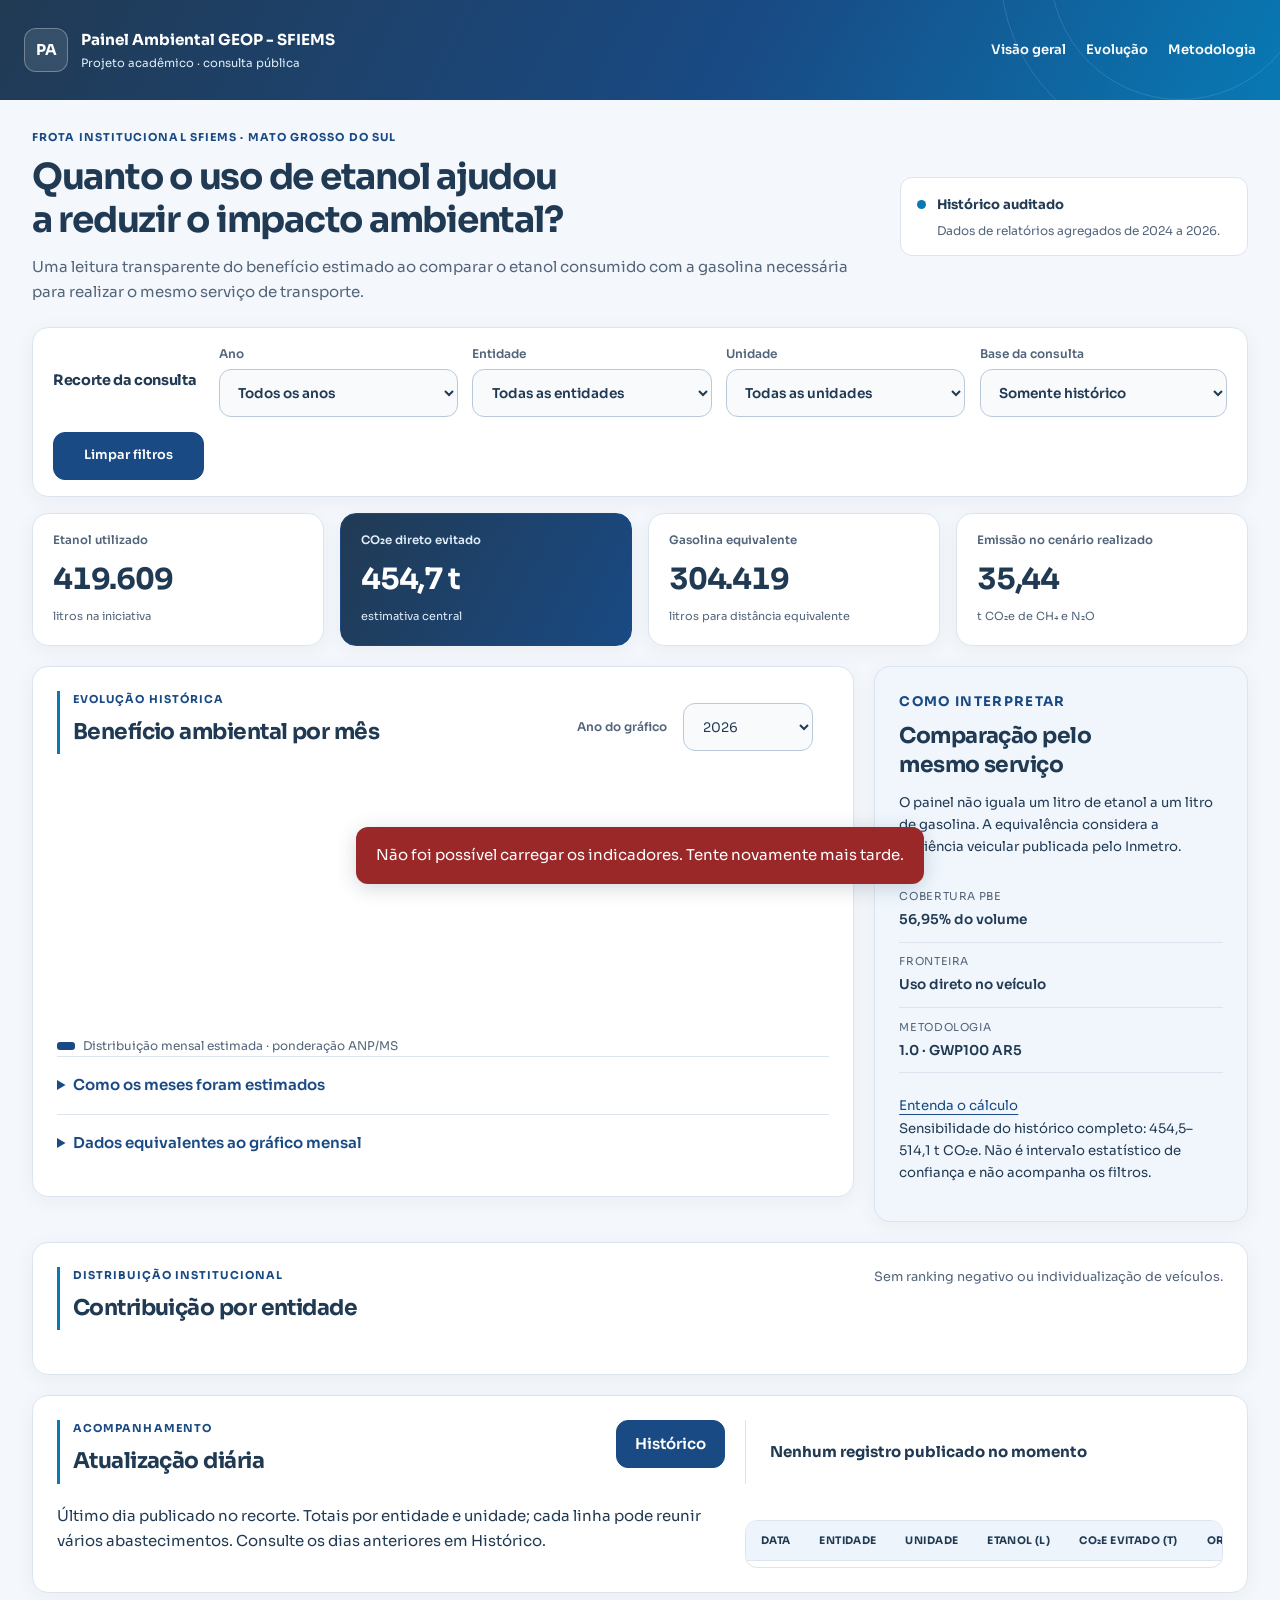
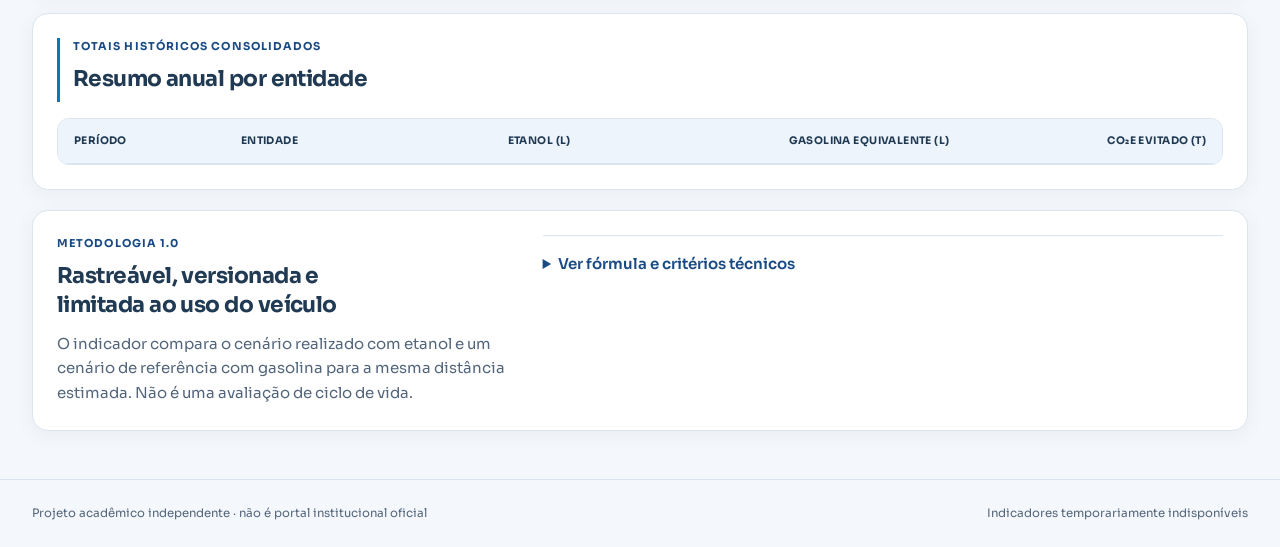
<file: index.html>
<!doctype html>
<html lang="pt-BR">
<head>
  <meta charset="utf-8">
  <meta name="viewport" content="width=device-width, initial-scale=1">
  <meta name="description" content="Painel acadêmico de consumo de etanol e emissões diretas de CO₂e evitadas em frota institucional.">
  <meta name="theme-color" content="#213a54">
  <title>Painel Ambiental GEOP - SFIEMS</title>
  <link rel="stylesheet" href="assets/styles.css">
  <script src="assets/app.js" defer></script>
</head>
<body>
  <a class="skip-link" href="#conteudo">Ir para o conteúdo</a>
  <header class="site-header">
    <div class="brand">
      <span class="brand-mark" aria-hidden="true">PA</span>
      <div><strong>Painel Ambiental GEOP - SFIEMS</strong><span>Projeto acadêmico · consulta pública</span></div>
    </div>
    <nav aria-label="Navegação principal">
      <a href="#visao-geral">Visão geral</a><a href="#evolucao">Evolução</a><a href="#metodologia">Metodologia</a>
    </nav>
  </header>

  <main id="conteudo">
    <section class="intro" id="visao-geral">
      <div>
        <p class="eyebrow">Frota institucional SFIEMS · Mato Grosso do Sul</p>
        <h1>Quanto o uso de etanol ajudou a reduzir o impacto ambiental?</h1>
        <p class="lede">Uma leitura transparente do benefício estimado ao comparar o etanol consumido com a gasolina necessária para realizar o mesmo serviço de transporte.</p>
      </div>
      <aside class="status-note" aria-label="Escopo dos dados">
        <span class="status-dot" aria-hidden="true"></span>
        <div><strong>Histórico auditado</strong><p>Dados de relatórios agregados de 2024 a 2026.</p></div>
      </aside>
    </section>

    <section class="filter-bar" aria-labelledby="titulo-filtros">
      <h2 id="titulo-filtros">Recorte da consulta</h2>
      <label>Ano<select id="filtro-ano"><option value="todos">Todos os anos</option></select></label>
      <label>Entidade<select id="filtro-entidade"><option value="todas">Todas as entidades</option></select></label>
      <label>Unidade<select id="filtro-unidade"><option value="todas">Todas as unidades</option></select></label>
      <label>Base da consulta<select id="filtro-base"><option value="historico">Somente histórico</option><option value="combinado">Histórico + Dados Diários</option></select></label>
            <button id="limpar-filtros" type="button">Limpar filtros</button>
    </section>

    <p id="consulta-status" role="status" aria-live="polite"></p>
        <section class="kpis" aria-label="Indicadores principais">
      <article><p>Etanol utilizado</p><strong id="kpi-etanol">—</strong><span>litros na iniciativa</span></article>
      <article class="primary-kpi"><p>CO₂e direto evitado</p><strong id="kpi-evitado">—</strong><span>estimativa central</span></article>
      <article><p>Gasolina equivalente</p><strong id="kpi-gasolina">—</strong><span>litros para distância equivalente</span></article>
      <article><p>Emissão no cenário realizado</p><strong id="kpi-real">—</strong><span>t CO₂e de CH₄ e N₂O</span></article>
    </section>

    <section class="analysis-grid" id="evolucao">
      <article class="chart-panel">
        <div class="section-heading"><div><p class="eyebrow">Evolução histórica</p><h2>Benefício ambiental por mês</h2></div><div class="chart-controls"><label for="grafico-ano">Ano do gráfico</label><select id="grafico-ano"><option value="2026">2026</option><option value="2025">2025</option><option value="2024">2024</option></select><span id="chart-total" class="chart-summary"></span></div></div>
        <div id="chart-periodos" class="chart" role="img" tabindex="0" aria-label="Gráfico de barras de CO₂e direto evitado por mês"></div>
        <div class="legend"><span><i class="swatch historical"></i>Distribuição mensal estimada · ponderação ANP/MS</span></div>
        <details><summary>Como os meses foram estimados</summary><p id="chart-note" class="sensitivity-note"></p><a href="metodologia.html">Consultar metodologia e fontes</a></details>
        <details><summary>Dados equivalentes ao gráfico mensal</summary><div class="table-wrap" tabindex="0" aria-label="Tabela mensal rolável"><table><thead><tr><th>Mês</th><th>Etanol (L)</th><th>CO₂e evitado (t)</th></tr></thead><tbody id="monthly-body"></tbody></table></div></details>
      </article>
      <aside class="context-panel">
        <p class="eyebrow">Como interpretar</p>
        <h2>Comparação pelo mesmo serviço</h2>
        <p>O painel não iguala um litro de etanol a um litro de gasolina. A equivalência considera a eficiência veicular publicada pelo Inmetro.</p>
        <dl><div><dt>Cobertura PBE</dt><dd id="cobertura">—</dd></div><div><dt>Fronteira</dt><dd>Uso direto no veículo</dd></div><div><dt>Metodologia</dt><dd id="versao-metodologia">—</dd></div></dl>
        <a href="#metodologia">Entenda o cálculo</a>
      </aside>
    </section>

    <section class="entity-section">
      <div class="section-heading"><div><p class="eyebrow">Distribuição institucional</p><h2>Contribuição por entidade</h2></div><p>Sem ranking negativo ou individualização de veículos.</p></div>
      <div id="entity-bars" class="entity-bars"></div>
    </section>

    <section class="simulation-section" aria-labelledby="titulo-simulacao">
      <div class="section-heading"><div><p class="eyebrow">Acompanhamento</p><h2 id="titulo-simulacao">Atualização diária</h2></div><button id="abrir-historico" type="button" aria-haspopup="dialog">Histórico</button></div>
      <div id="simulation-state" class="simulation-state"><strong>Nenhum registro publicado no momento</strong></div>
      <p>Último dia publicado no recorte. Totais por entidade e unidade; cada linha pode reunir vários abastecimentos. Consulte os dias anteriores em Histórico.</p>
            <div class="table-wrap daily-table" tabindex="0" aria-label="Registros diários publicados"><table><thead><tr><th>Data</th><th>Entidade</th><th>Unidade</th><th>Etanol (L)</th><th>CO₂e evitado (t)</th><th>Origem</th></tr></thead><tbody id="daily-body"></tbody></table></div>
    </section>

    <section class="table-section" aria-labelledby="titulo-tabela">
      <div class="section-heading"><div><p class="eyebrow">Totais históricos consolidados</p><h2 id="titulo-tabela">Resumo anual por entidade</h2></div></div>
      <div class="table-wrap" tabindex="0" aria-label="Tabela rolável horizontalmente">
        <table><thead><tr><th>Período</th><th>Entidade</th><th>Etanol (L)</th><th>Gasolina equivalente (L)</th><th>CO₂e evitado (t)</th></tr></thead><tbody id="table-body"></tbody></table>
      </div>
    </section>

    <section class="methodology" id="metodologia">
      <div class="method-intro"><p class="eyebrow">Metodologia 1.0</p><h2>Rastreável, versionada e limitada ao uso do veículo</h2><p>O indicador compara o cenário realizado com etanol e um cenário de referência com gasolina para a mesma distância estimada. Não é uma avaliação de ciclo de vida.</p></div>
      <details><summary>Ver fórmula e critérios técnicos</summary><div class="details-grid"><div><h3>Fórmula central</h3><code>CO₂e evitado = CO₂e da gasolina equivalente − CO₂e do etanol</code><p>A gasolina equivalente deriva da razão de eficiência etanol/gasolina no PBE Veicular.</p></div><div><h3>Gases e convenções</h3><p>CO₂ fóssil, CH₄ e N₂O; CO₂ biogênico informado separadamente. GWP100 do IPCC AR5: CH₄ = 28 e N₂O = 265.</p></div><div><h3>Fontes</h3><ul><li>IPCC 2006 Guidelines, Volume 2</li><li>ANP — composição dos combustíveis</li><li>Inmetro — PBE Veicular 2024–2026</li></ul></div><div><h3>Limitações</h3><p>Totais agregados, eficiência laboratorial e cobertura parcial de modelos no PBE. O resultado é estimativa técnica, não inventário verificado.</p></div></div><p><a href="metodologia.html">Mais detalhes técnicos, exemplo numérico e referências completas →</a></p></details>
    </section>
  </main>

  <dialog id="historico-dialog" aria-labelledby="historico-titulo" aria-describedby="historico-resumo">
    <div class="section-heading"><div><p class="eyebrow">Registros acumulados</p><h2 id="historico-titulo">Histórico de consumo diário</h2></div><button id="fechar-historico" type="button" autofocus>Fechar</button></div>
    <p id="historico-resumo"></p>
    <p>Respeita os filtros de ano, entidade e unidade do painel. Somente datas já publicadas; sem registros futuros ou amostras de teste.</p>
    <div class="table-wrap history-scroll" tabindex="0" aria-label="Histórico de consumo rolável"><table><thead><tr><th>Data</th><th>Entidade</th><th>Unidade</th><th>Etanol (L)</th><th>CO₂e evitado (t)</th><th>Origem</th></tr></thead><tbody id="history-body"></tbody></table></div>
  </dialog>

  <footer><p>Projeto acadêmico independente · não é portal institucional oficial</p><p id="ultima-atualizacao">Carregando atualização…</p></footer>
  <div id="erro-dados" class="error-banner" role="alert" hidden>Não foi possível carregar os indicadores. Tente novamente mais tarde.</div>
</body>
</html>
</file>
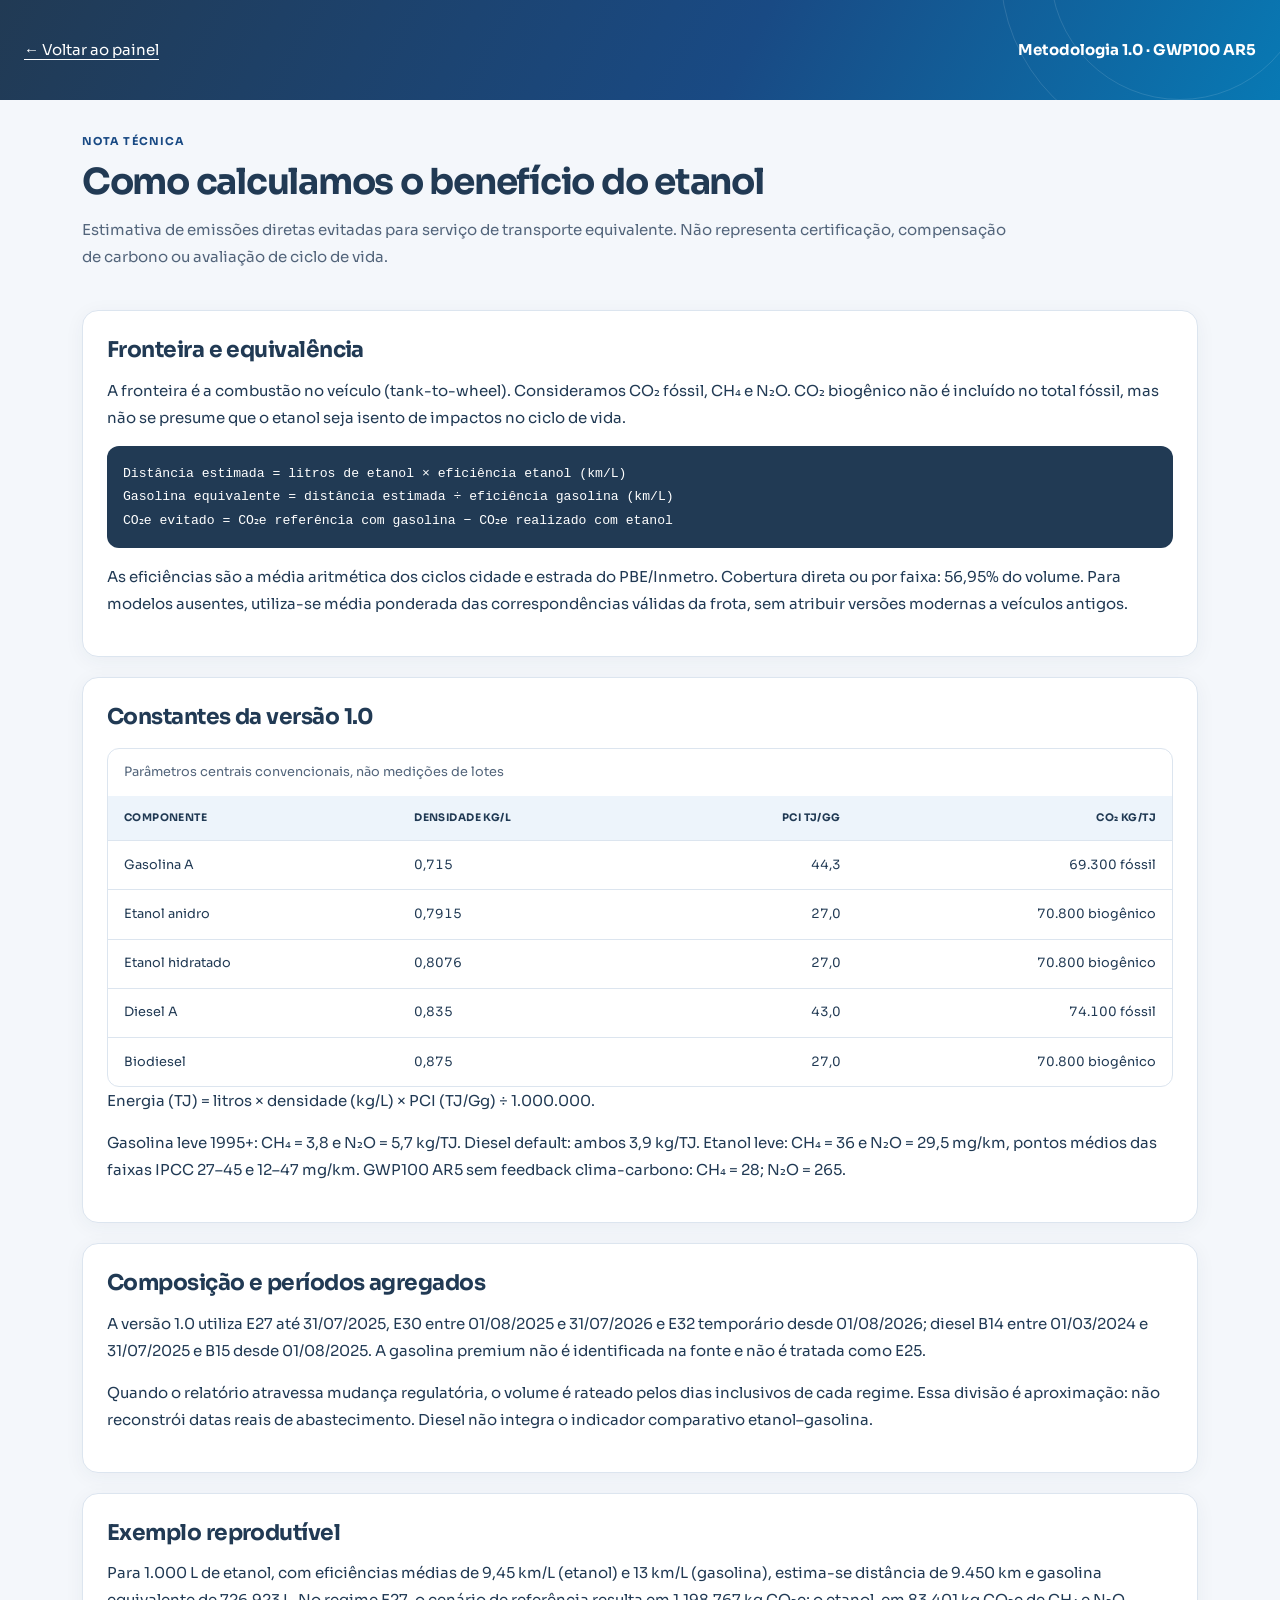
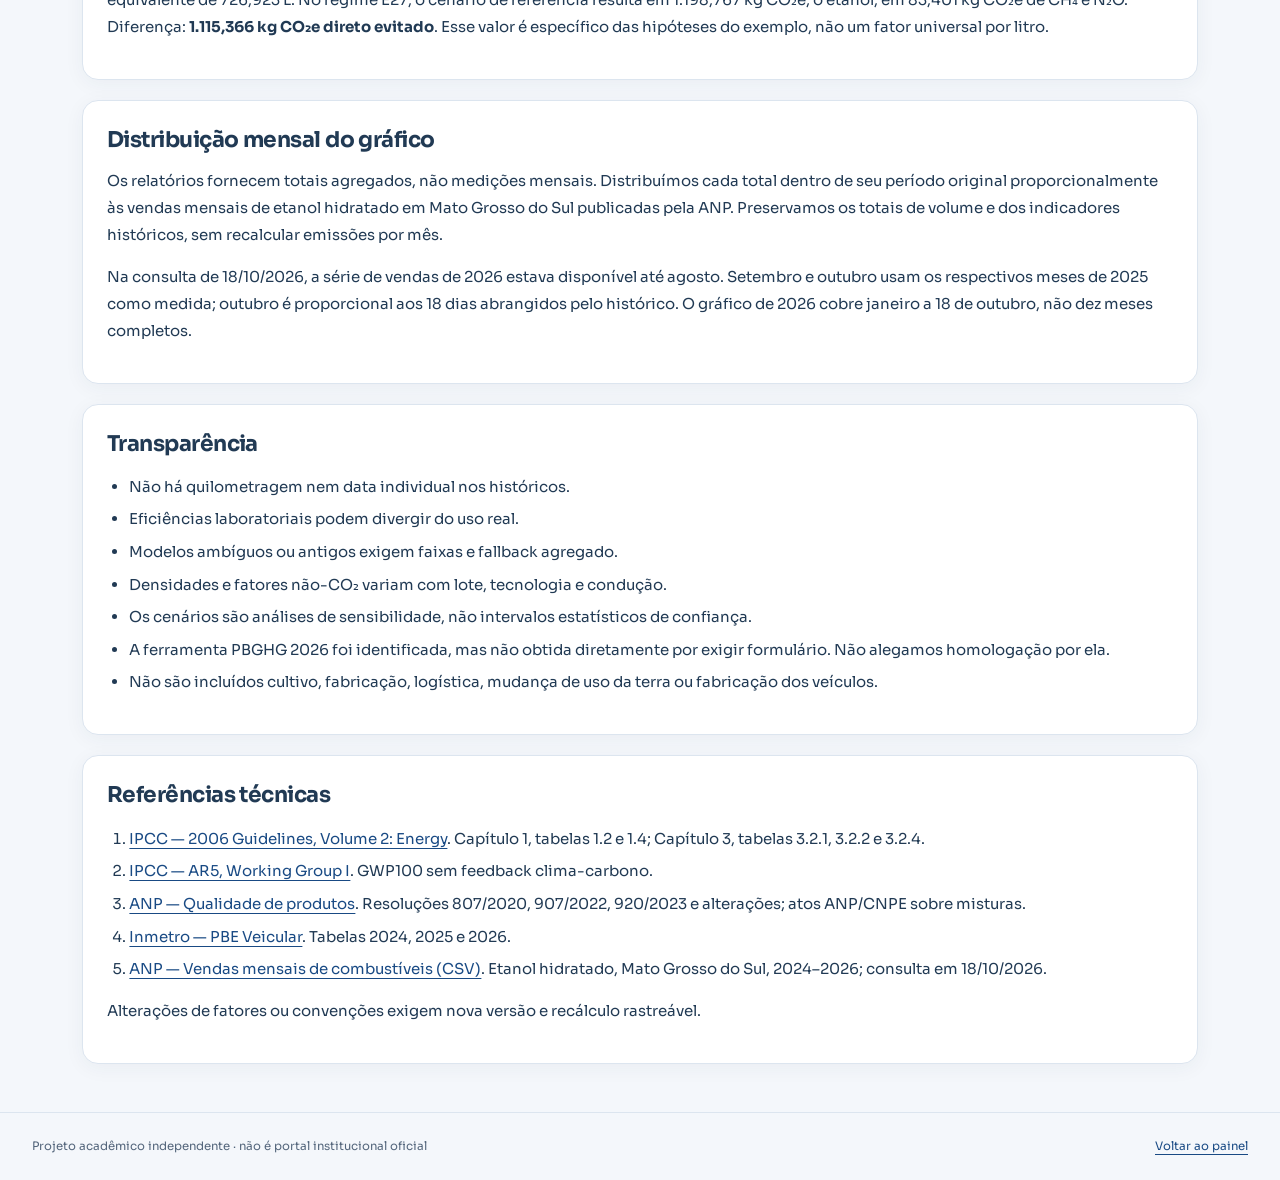
<file: metodologia.html>
<!doctype html>
<html lang="pt-BR">
<head>
  <meta charset="utf-8">
  <meta name="viewport" content="width=device-width,initial-scale=1">
  <title>Metodologia · Painel Ambiental GEOP - SFIEMS</title>
  <link rel="stylesheet" href="assets/styles.css">
</head>
<body class="methodology-page">
<a class="skip-link" href="#conteudo">Ir para o conteúdo</a>
<header class="site-header"><a href="./">← Voltar ao painel</a><strong>Metodologia 1.0 · GWP100 AR5</strong></header>
<main id="conteudo">
  <section class="intro"><div><p class="eyebrow">Nota técnica</p><h1>Como calculamos o benefício do etanol</h1><p class="lede">Estimativa de emissões diretas evitadas para serviço de transporte equivalente. Não representa certificação, compensação de carbono ou avaliação de ciclo de vida.</p></div></section>
  <section class="table-section"><h2>Fronteira e equivalência</h2><p>A fronteira é a combustão no veículo (tank-to-wheel). Consideramos CO₂ fóssil, CH₄ e N₂O. CO₂ biogênico não é incluído no total fóssil, mas não se presume que o etanol seja isento de impactos no ciclo de vida.</p><pre><code>Distância estimada = litros de etanol × eficiência etanol (km/L)
Gasolina equivalente = distância estimada ÷ eficiência gasolina (km/L)
CO₂e evitado = CO₂e referência com gasolina − CO₂e realizado com etanol</code></pre><p>As eficiências são a média aritmética dos ciclos cidade e estrada do PBE/Inmetro. Cobertura direta ou por faixa: 56,95% do volume. Para modelos ausentes, utiliza-se média ponderada das correspondências válidas da frota, sem atribuir versões modernas a veículos antigos.</p></section>
  <section class="table-section"><h2>Constantes da versão 1.0</h2><div class="table-wrap" tabindex="0" aria-label="Tabela de constantes rolável"><table><caption>Parâmetros centrais convencionais, não medições de lotes</caption><thead><tr><th>Componente</th><th>Densidade kg/L</th><th>PCI TJ/Gg</th><th>CO₂ kg/TJ</th></tr></thead><tbody><tr><td>Gasolina A</td><td>0,715</td><td>44,3</td><td>69.300 fóssil</td></tr><tr><td>Etanol anidro</td><td>0,7915</td><td>27,0</td><td>70.800 biogênico</td></tr><tr><td>Etanol hidratado</td><td>0,8076</td><td>27,0</td><td>70.800 biogênico</td></tr><tr><td>Diesel A</td><td>0,835</td><td>43,0</td><td>74.100 fóssil</td></tr><tr><td>Biodiesel</td><td>0,875</td><td>27,0</td><td>70.800 biogênico</td></tr></tbody></table></div><p>Energia (TJ) = litros × densidade (kg/L) × PCI (TJ/Gg) ÷ 1.000.000.</p><p>Gasolina leve 1995+: CH₄ = 3,8 e N₂O = 5,7 kg/TJ. Diesel default: ambos 3,9 kg/TJ. Etanol leve: CH₄ = 36 e N₂O = 29,5 mg/km, pontos médios das faixas IPCC 27–45 e 12–47 mg/km. GWP100 AR5 sem feedback clima-carbono: CH₄ = 28; N₂O = 265.</p></section>
  <section class="table-section"><h2>Composição e períodos agregados</h2><p>A versão 1.0 utiliza E27 até 31/07/2025, E30 entre 01/08/2025 e 31/07/2026 e E32 temporário desde 01/08/2026; diesel B14 entre 01/03/2024 e 31/07/2025 e B15 desde 01/08/2025. A gasolina premium não é identificada na fonte e não é tratada como E25.</p><p>Quando o relatório atravessa mudança regulatória, o volume é rateado pelos dias inclusivos de cada regime. Essa divisão é aproximação: não reconstrói datas reais de abastecimento. Diesel não integra o indicador comparativo etanol–gasolina.</p></section>
  <section class="table-section"><h2>Exemplo reprodutível</h2><p>Para 1.000 L de etanol, com eficiências médias de 9,45 km/L (etanol) e 13 km/L (gasolina), estima-se distância de 9.450 km e gasolina equivalente de 726,923 L. No regime E27, o cenário de referência resulta em 1.198,767 kg CO₂e; o etanol, em 83,401 kg CO₂e de CH₄ e N₂O. Diferença: <strong>1.115,366 kg CO₂e direto evitado</strong>. Esse valor é específico das hipóteses do exemplo, não um fator universal por litro.</p></section>
  <section class="table-section"><h2>Distribuição mensal do gráfico</h2><p>Os relatórios fornecem totais agregados, não medições mensais. Distribuímos cada total dentro de seu período original proporcionalmente às vendas mensais de etanol hidratado em Mato Grosso do Sul publicadas pela ANP. Preservamos os totais de volume e dos indicadores históricos, sem recalcular emissões por mês.</p><p>Na consulta de 18/10/2026, a série de vendas de 2026 estava disponível até agosto. Setembro e outubro usam os respectivos meses de 2025 como medida; outubro é proporcional aos 18 dias abrangidos pelo histórico. O gráfico de 2026 cobre janeiro a 18 de outubro, não dez meses completos.</p></section>
  <section class="table-section"><h2>Transparência</h2><ul><li>Não há quilometragem nem data individual nos históricos.</li><li>Eficiências laboratoriais podem divergir do uso real.</li><li>Modelos ambíguos ou antigos exigem faixas e fallback agregado.</li><li>Densidades e fatores não-CO₂ variam com lote, tecnologia e condução.</li><li>Os cenários são análises de sensibilidade, não intervalos estatísticos de confiança.</li><li>A ferramenta PBGHG 2026 foi identificada, mas não obtida diretamente por exigir formulário. Não alegamos homologação por ela.</li><li>Não são incluídos cultivo, fabricação, logística, mudança de uso da terra ou fabricação dos veículos.</li></ul></section>
  <section class="table-section"><h2>Referências técnicas</h2><ol><li><a href="https://www.ipcc-nggip.iges.or.jp/public/2006gl/vol2.html">IPCC — 2006 Guidelines, Volume 2: Energy</a>. Capítulo 1, tabelas 1.2 e 1.4; Capítulo 3, tabelas 3.2.1, 3.2.2 e 3.2.4.</li><li><a href="https://www.ipcc.ch/report/ar5/wg1/">IPCC — AR5, Working Group I</a>. GWP100 sem feedback clima-carbono.</li><li><a href="https://www.gov.br/anp/pt-br/assuntos/qualidade-de-produtos">ANP — Qualidade de produtos</a>. Resoluções 807/2020, 907/2022, 920/2023 e alterações; atos ANP/CNPE sobre misturas.</li><li><a href="https://www.gov.br/inmetro/pt-br/assuntos/avaliacao-da-conformidade/programa-brasileiro-de-etiquetagem/tabelas-de-eficiencia-energetica/veiculos-automotivos">Inmetro — PBE Veicular</a>. Tabelas 2024, 2025 e 2026.</li><li><a href="https://www.gov.br/anp/pt-br/centrais-de-conteudo/dados-abertos/arquivos/vdpb/vendas-derivados-petroleo-e-etanol/vendas-combustiveis-m3-1990-2025.csv">ANP — Vendas mensais de combustíveis (CSV)</a>. Etanol hidratado, Mato Grosso do Sul, 2024–2026; consulta em 18/10/2026.</li></ol><p>Alterações de fatores ou convenções exigem nova versão e recálculo rastreável.</p></section>
</main>
<footer><p>Projeto acadêmico independente · não é portal institucional oficial</p><a href="./">Voltar ao painel</a></footer>
</body>
</html>
</file>
<file: assets/styles.css>
@font-face {
  font-family: "Sora";
  src: url("fonts/sora/sora-latin-ext.woff2") format("woff2");
  font-style: normal;
  font-weight: 300 800;
  font-display: swap;
  unicode-range: U+0100-02BA, U+02BD-02C5, U+02C7-02CC, U+02CE-02D7, U+02DD-02FF, U+0304, U+0308, U+0329, U+1D00-1DBF, U+1E00-1E9F, U+1EF2-1EFF, U+2020, U+20A0-20AB, U+20AD-20C0, U+2113, U+2C60-2C7F, U+A720-A7FF;
}

@font-face {
  font-family: "Sora";
  src: url("fonts/sora/sora-latin.woff2") format("woff2");
  font-style: normal;
  font-weight: 300 800;
  font-display: swap;
  unicode-range: U+0000-00FF, U+0131, U+0152-0153, U+02BB-02BC, U+02C6, U+02DA, U+02DC, U+0304, U+0308, U+0329, U+2000-206F, U+20AC, U+2122, U+2191, U+2193, U+2212, U+2215, U+FEFF, U+FFFD;
}

:root {
  color-scheme: light;
  --font-sans: "Sora", "Segoe UI", Arial, sans-serif;
  --ink: #213a54;
  --muted: #53657b;
  --paper: #f4f7fb;
  --surface: #fff;
  --soft: #edf4fb;
  --blue: #194a84;
  --accent: #0879b4;
  /* Preserve the existing chart palette hooks. */
  --green: #194a84;
  --green-2: #0879b4;
  --ochre: #946015;
  --line: #dce5ef;
  --focus: #0879b4;
  --max: 1440px;
  --radius: 16px;
  --shadow: 0 4px 20px rgb(33 58 84 / 5%);
}

*, *::before, *::after { box-sizing: border-box; }
html { scroll-behavior: smooth; scroll-padding-top: 1.5rem; }
body {
  margin: 0;
  background: var(--paper);
  color: var(--ink);
  font-family: var(--font-sans);
  font-size: .9375rem;
  line-height: 1.65;
  -webkit-font-smoothing: antialiased;
}
[hidden] { display: none !important; }
h1, h2, h3, p { margin-top: 0; }
h1, h2, h3 { font-family: var(--font-sans); text-wrap: balance; }
h1 {
  max-width: 960px;
  margin-bottom: .8rem;
  font-size: clamp(1.65rem, 2.8vw, 2.6rem);
  font-weight: 700;
  line-height: 1.22;
  letter-spacing: -.035em;
}
h2 { margin-bottom: .75rem; font-size: clamp(1.2rem, 1.7vw, 1.65rem); line-height: 1.35; letter-spacing: -.025em; }
h3 { font-size: 1rem; line-height: 1.45; }
a { color: var(--blue); text-underline-offset: 4px; overflow-wrap: anywhere; }
a:hover { text-decoration-thickness: 2px; }
button, select, input, textarea { font: inherit; }
button, select { min-height: 48px; border-radius: 12px; }
button {
  padding: .65rem 1.15rem;
  border: 1px solid var(--blue);
  background: var(--blue);
  color: #fff;
  font-weight: 600;
  cursor: pointer;
  transition: background-color 150ms ease, border-color 150ms ease;
}
button:hover:not(:disabled) { background: var(--ink); border-color: var(--ink); }
button:disabled, select:disabled { opacity: .6; cursor: not-allowed; }
select {
  max-width: 100%;
  padding: .65rem 2.25rem .65rem .9rem;
  border: 1px solid #b9c9db;
  background: #f8fafc;
  color: var(--ink);
}
:focus-visible { outline: 3px solid var(--focus); outline-offset: 4px; }
.skip-link {
  position: fixed;
  top: -6rem;
  left: 1rem;
  z-index: 30;
  padding: .8rem 1rem;
  border-radius: 10px;
  background: #fff;
  color: var(--ink);
  box-shadow: var(--shadow);
}
.skip-link:focus { top: 1rem; }

.site-header {
  position: relative;
  isolation: isolate;
  display: flex;
  flex-wrap: wrap;
  align-items: center;
  justify-content: space-between;
  gap: 1rem 2rem;
  overflow: hidden;
  min-height: 100px;
  padding: 1.3rem max(1.5rem, calc((100% - var(--max)) / 2 + 2rem));
  background: linear-gradient(118deg, #213a54 0%, #194a84 58%, #0879b4 100%);
  color: #fff;
}
.site-header::before, .site-header::after {
  content: "";
  position: absolute;
  z-index: -1;
  pointer-events: none;
  width: 260px;
  height: 260px;
  right: -30px;
  top: -160px;
  border: 1px solid rgb(255 255 255 / 12%);
  border-radius: 50%;
}
.site-header::after { width: 360px; height: 360px; right: -80px; top: -210px; }
.site-header a { color: #fff; }
.site-header :focus-visible { outline-color: #fff; }
.brand { display: flex; align-items: center; gap: .8rem; min-width: 0; }
.brand-mark {
  display: grid;
  place-items: center;
  flex: none;
  width: 44px;
  height: 44px;
  border: 1px solid rgb(255 255 255 / 30%);
  border-radius: 12px;
  background: rgb(255 255 255 / 10%);
  color: #fff;
  font-weight: 700;
}
.brand div { display: flex; flex-direction: column; min-width: 0; }
.brand strong { font-size: .95rem; }
.brand div > span { margin-top: .15rem; color: #e0edf8; font-size: .72rem; }
nav, .nav { display: flex; flex-wrap: wrap; gap: .35rem 1.25rem; }
nav a, .nav a { padding: .4rem 0; font-size: .82rem; font-weight: 600; text-decoration: none; }
nav a:hover, .nav a:hover { text-decoration: underline; }
main { max-width: var(--max); margin: auto; padding: 0 2rem 3rem; }
main > *, .intro > *, .analysis-grid > *, .lead-charts > *, .section-heading > *, .methodology > *, .details-grid > * { min-width: 0; }
section[id] { scroll-margin-top: 1.5rem; }
.intro {
  display: grid;
  grid-template-columns: minmax(0, 2.4fr) minmax(230px, 1fr);
  align-items: center;
  gap: 2rem;
  padding: 1.8rem 0 1.4rem;
}
.eyebrow { margin-bottom: .5rem; color: var(--blue); font-size: .68rem; font-weight: 700; letter-spacing: .1em; text-transform: uppercase; }
.lede { max-width: 85ch; margin-bottom: 0; color: var(--muted); font-size: .94rem; }
.status-note { display: flex; gap: .7rem; padding: .9rem 1rem; border: 1px solid var(--line); border-radius: 12px; background: var(--surface); }
.status-note strong { font-size: .82rem; }
.status-note p { margin: .25rem 0 0; color: var(--muted); font-size: .75rem; }
.status-dot { flex: none; width: 9px; height: 9px; margin-top: .5rem; border-radius: 50%; background: var(--accent); }

.filter-bar {
  display: grid;
  grid-template-columns: auto repeat(3, minmax(130px, 1fr)) auto;
  align-items: end;
  gap: .9rem;
  padding: 1rem 1.25rem;
  border: 1px solid var(--line);
  border-radius: var(--radius);
  background: var(--surface);
  box-shadow: var(--shadow);
}
.filter-bar h2 { align-self: center; margin: 0 .5rem 0 0; font-size: .9rem; }
.filter-bar label, .chart-controls label { color: var(--muted); font-size: .75rem; font-weight: 600; }
.filter-bar select { display: block; width: 100%; margin-top: .35rem; font-size: .85rem; }
.filter-bar button { font-size: .8rem; }
.kpis { display: grid; grid-template-columns: repeat(4, minmax(0, 1fr)); gap: 1rem; margin-top: 1rem; }
.kpis article { min-width: 0; padding: 1.1rem 1.25rem; border: 1px solid var(--line); border-radius: var(--radius); background: var(--surface); box-shadow: var(--shadow); }
.kpis p { margin-bottom: .7rem; color: var(--muted); font-size: .73rem; font-weight: 600; }
.kpis strong { display: block; margin: .6rem 0 .35rem; font-size: clamp(1.4rem, 2.3vw, 2.15rem); font-weight: 700; line-height: 1.2; letter-spacing: -.04em; font-variant-numeric: tabular-nums; overflow-wrap: anywhere; }
.kpis span { color: var(--muted); font-size: .7rem; }
.kpis .primary-kpi { border-color: var(--blue); background: linear-gradient(118deg, var(--ink), var(--blue)); color: #fff; }
.kpis .primary-kpi p, .kpis .primary-kpi span { color: #e0edf8; }
.analysis-grid { display: grid; grid-template-columns: minmax(0, 2.2fr) minmax(260px, 1fr); gap: 1.25rem; margin-top: 1.25rem; align-items: start; }
.lead-charts { display: grid; grid-template-columns: repeat(2, minmax(0, 1fr)); gap: 1.25rem; margin-top: 1.25rem; }
.lead-charts > .analysis-grid { grid-column: 1 / -1; margin-top: 0; }
.chart-panel, .context-panel, .entity-section, .simulation-section, .table-section, .methodology {
  padding: 1.5rem;
  border: 1px solid var(--line);
  border-radius: var(--radius);
  background: var(--surface);
  box-shadow: var(--shadow);
}
.section-heading { display: flex; align-items: flex-start; justify-content: space-between; gap: 1rem; }
.section-heading h2 { margin-bottom: .5rem; }
.section-heading > div:first-child { padding-left: .8rem; border-left: 3px solid var(--accent); }
.section-heading > p { max-width: 36ch; margin-bottom: 0; color: var(--muted); font-size: .8rem; }
.chart-summary { color: var(--blue); font-size: .85rem; font-weight: 700; text-align: right; font-variant-numeric: tabular-nums; overflow-wrap: anywhere; }
.chart-controls { display: flex; flex-wrap: wrap; align-items: center; gap: .6rem 1rem; margin-top: .75rem; }
.chart-controls select { width: auto; min-width: 130px; font-size: .82rem; }
.chart-controls label select { display: block; margin-top: .3rem; }
.chart { min-width: 0; min-height: 250px; margin: 1rem 0; overflow-x: auto; }
.chart svg { display: block; width: 100%; min-width: 600px; height: auto; }
#consulta-status { color: var(--muted); font-size: .8rem; }
.chart text { fill: var(--muted); font-family: var(--font-sans); font-size: 12px; }
.chart .bar { fill: var(--blue); }
.chart .grid { stroke: var(--line); stroke-width: 1; }
.chart-note, .monthly-label { color: var(--muted); font-size: .76rem; line-height: 1.65; }
.chart-note { margin: .75rem 0 0; }
.monthly-label { display: block; margin: .5rem 0; font-weight: 600; }
.legend { display: flex; flex-wrap: wrap; gap: .5rem 1rem; color: var(--muted); font-size: .75rem; }
.swatch { display: inline-block; width: 18px; height: 8px; margin-right: .5rem; border-radius: 3px; background: var(--accent); }
.swatch.historical { background: var(--blue); }
.context-panel { background: #f0f6fc; }
.context-panel p, .context-panel a { font-size: .83rem; }
.context-panel dl { margin: 1.25rem 0; }
.context-panel dl div { padding: .65rem 0; border-bottom: 1px solid var(--line); }
dt { color: var(--muted); font-size: .68rem; letter-spacing: .06em; text-transform: uppercase; }
dd { margin: .2rem 0 0; font-size: .85rem; font-weight: 600; overflow-wrap: anywhere; }
.entity-section, .simulation-section, .table-section, .methodology { margin-top: 1.25rem; }
.entity-bars { display: grid; gap: 1rem; margin-top: 1.25rem; }
.entity-row { display: grid; grid-template-columns: 90px minmax(0, 1fr) 120px; align-items: center; gap: 1rem; font-size: .82rem; }
.entity-track { height: 14px; overflow: hidden; border-radius: 20px; background: var(--soft); }
.entity-fill { height: 100%; max-width: 100%; border-radius: inherit; background: linear-gradient(90deg, var(--blue), var(--accent)); }
.entity-value { text-align: right; font-weight: 600; font-variant-numeric: tabular-nums; overflow-wrap: anywhere; }
.simulation-section { display: grid; grid-template-columns: minmax(0, 1.4fr) minmax(0, 1fr); gap: 1.25rem; }
.simulation-section > div { min-width: 0; }
.simulation-state { display: flex; flex-direction: column; justify-content: center; padding-left: 1.5rem; border-left: 1px solid var(--line); }
.simulation-state span { margin-top: .4rem; color: var(--muted); font-size: .8rem; }
.disclaimer { grid-column: 1 / -1; margin: 0; padding: .9rem 1rem; border: 1px solid #eedbb9; border-radius: 12px; background: #fff8eb; color: #70480f; font-size: .8rem; }
.badge-simulado { display: inline-flex; align-items: center; width: fit-content; max-width: 100%; padding: .2rem .6rem; border: 1px solid #e5cd9e; border-radius: 999px; background: #fff4df; color: #70480f; font-size: .65rem; font-weight: 700; letter-spacing: .04em; vertical-align: middle; }

body:has(#historico-dialog[open]) { overflow: hidden; }
#historico-dialog {
  width: min(1100px, calc(100% - 2rem));
  max-height: 90vh;
  max-height: 90dvh;
  margin: auto;
  padding: clamp(1rem, 3vw, 2rem);
  border: 1px solid var(--line);
  border-radius: var(--radius);
  background: var(--surface);
  color: var(--ink);
  box-shadow: 0 16px 60px rgb(33 58 84 / 25%);
  overflow: auto;
}
#historico-dialog::backdrop { background: rgb(20 36 54 / 60%); }
#historico-dialog .section-heading { flex-wrap: wrap; }
#historico-dialog > p { color: var(--muted); font-size: .8rem; }
#historico-resumo { margin-top: 1rem; font-weight: 600; }
.history-scroll { max-height: 50vh; overflow: auto; overscroll-behavior: contain; }
.history-scroll th { position: sticky; top: 0; z-index: 1; }

.table-wrap { max-width: 100%; overflow-x: auto; margin-top: 1rem; border: 1px solid var(--line); border-radius: 12px; overscroll-behavior-x: contain; }
table { width: 100%; border-collapse: collapse; font-size: .8rem; font-variant-numeric: tabular-nums; }
caption { padding: .8rem 1rem; text-align: left; color: var(--muted); }
th, td { padding: .85rem 1rem; border-bottom: 1px solid var(--line); text-align: right; white-space: nowrap; }
th { background: var(--soft); color: var(--ink); font-size: .65rem; font-weight: 700; letter-spacing: .04em; text-transform: uppercase; }
th:first-child, th:nth-child(2), td:first-child, td:nth-child(2) { text-align: left; }
tbody tr:last-child td { border-bottom: 0; }
tbody tr:hover { background: #f7faff; }
.daily-table { font-size: .75rem; }
.daily-table th, .daily-table td { padding: .7rem .9rem; }

.methodology { display: grid; grid-template-columns: minmax(0, 1fr) minmax(0, 1.5fr); gap: 2rem; }
.method-intro p:last-child { margin-bottom: 0; color: var(--muted); }
details { min-width: 0; border-top: 1px solid var(--line); }
summary { padding: 1rem 0; color: var(--blue); font-weight: 600; cursor: pointer; }
summary:hover { text-decoration: underline; text-underline-offset: 4px; }
.details-grid { display: grid; grid-template-columns: repeat(2, minmax(0, 1fr)); gap: 1.25rem; }
.details-grid > div { padding-top: 1rem; border-top: 1px solid var(--line); }
.details-grid p, .details-grid li { color: var(--muted); font-size: .82rem; }
ul, ol { padding-left: 1.4rem; }
li + li { margin-top: .35rem; }
code { display: block; max-width: 100%; padding: 1rem; border-radius: 12px; background: var(--ink); color: #fff; font-family: ui-monospace, Consolas, monospace; font-size: .82rem; line-height: 1.8; white-space: pre-wrap; overflow-wrap: anywhere; word-break: break-word; }
pre { max-width: 100%; white-space: pre-wrap; overflow-wrap: anywhere; }
.methodology-page main { max-width: 1180px; }
.methodology-page .intro { grid-template-columns: minmax(0, 1fr); }
.methodology-page .intro { padding: 2rem 0 1.25rem; }
.methodology-page .intro h1 { max-width: 100%; }
.methodology-page main > section { min-width: 0; overflow-wrap: anywhere; }
.methodology-page .methodology { display: block; }
.methodology-page main > section p, .methodology-page main > section li { line-height: 1.8; }
footer { display: flex; justify-content: space-between; gap: 1rem 2rem; max-width: var(--max); margin: auto; padding: 1.5rem 2rem; border-top: 1px solid var(--line); color: var(--muted); font-size: .73rem; }
footer p { margin-bottom: 0; }
.error-banner { position: fixed; z-index: 20; bottom: 1rem; left: 50%; transform: translateX(-50%); width: max-content; max-width: calc(100% - 2rem); padding: 1rem 1.25rem; border-radius: 12px; background: #9a2828; color: #fff; box-shadow: 0 4px 20px rgb(33 58 84 / 20%); overflow-wrap: anywhere; }

@media (max-width: 1100px) {
  .filter-bar { grid-template-columns: repeat(3, minmax(0, 1fr)); }
  .filter-bar h2 { grid-column: 1 / -1; }
  .filter-bar button { justify-self: start; }
  .intro { gap: 1.25rem; grid-template-columns: minmax(0, 2fr) minmax(220px, 1fr); }
  .kpis { gap: .75rem; }
  .kpis article { padding: 1rem; }
}
@media (max-width: 900px) {
  .intro, .analysis-grid, .lead-charts, .methodology { grid-template-columns: minmax(0, 1fr); }
  .intro { gap: 1rem; padding-top: 1.4rem; }
  .status-note { max-width: 100%; }
  .kpis { grid-template-columns: repeat(2, minmax(0, 1fr)); }
  .simulation-section { grid-template-columns: minmax(0, 1fr); }
  .simulation-state { padding: 1rem 0 0; border-left: 0; border-top: 1px solid var(--line); }
  .details-grid { grid-template-columns: minmax(0, 1fr); }
  .chart { min-height: 0; }
}
@media (max-width: 560px) {
  .site-header { padding: 1rem; gap: .75rem; }
  .brand-mark { width: 38px; height: 38px; }
  .brand strong { font-size: .84rem; }
  .brand div > span { font-size: .65rem; }
  nav, .nav { width: 100%; gap: .4rem 1rem; }
  nav a, .nav a { font-size: .75rem; }
  main { padding: 0 1rem 2rem; }
  .filter-bar { grid-template-columns: minmax(0, 1fr); padding: 1rem; }
  .filter-bar button { width: 100%; }
  .kpis { gap: .65rem; }
  .kpis article { padding: .9rem; }
  .kpis strong { font-size: clamp(1.15rem, 5vw, 1.6rem); }
  .kpis p, .kpis span { font-size: .65rem; }
  .chart-panel, .context-panel, .entity-section, .simulation-section, .table-section, .methodology { padding: 1rem; }
  .section-heading { flex-direction: column; gap: .5rem; }
  .chart-summary { text-align: left; }
  .chart-controls, .chart-controls label, .chart-controls select { width: 100%; }
  .entity-row { grid-template-columns: 65px minmax(0, 1fr); gap: .5rem .75rem; }
  .entity-value { grid-column: 2; text-align: left; }
  footer { flex-direction: column; padding: 1.25rem 1rem; }
}
@media (max-width: 360px) {
  .kpis { grid-template-columns: minmax(0, 1fr); }
}
@media (prefers-reduced-motion: reduce) {
  html { scroll-behavior: auto; }
  *, *::before, *::after {
    animation-duration: .01ms !important;
    animation-iteration-count: 1 !important;
    transition-duration: .01ms !important;
    scroll-behavior: auto !important;
  }
}
</file>
